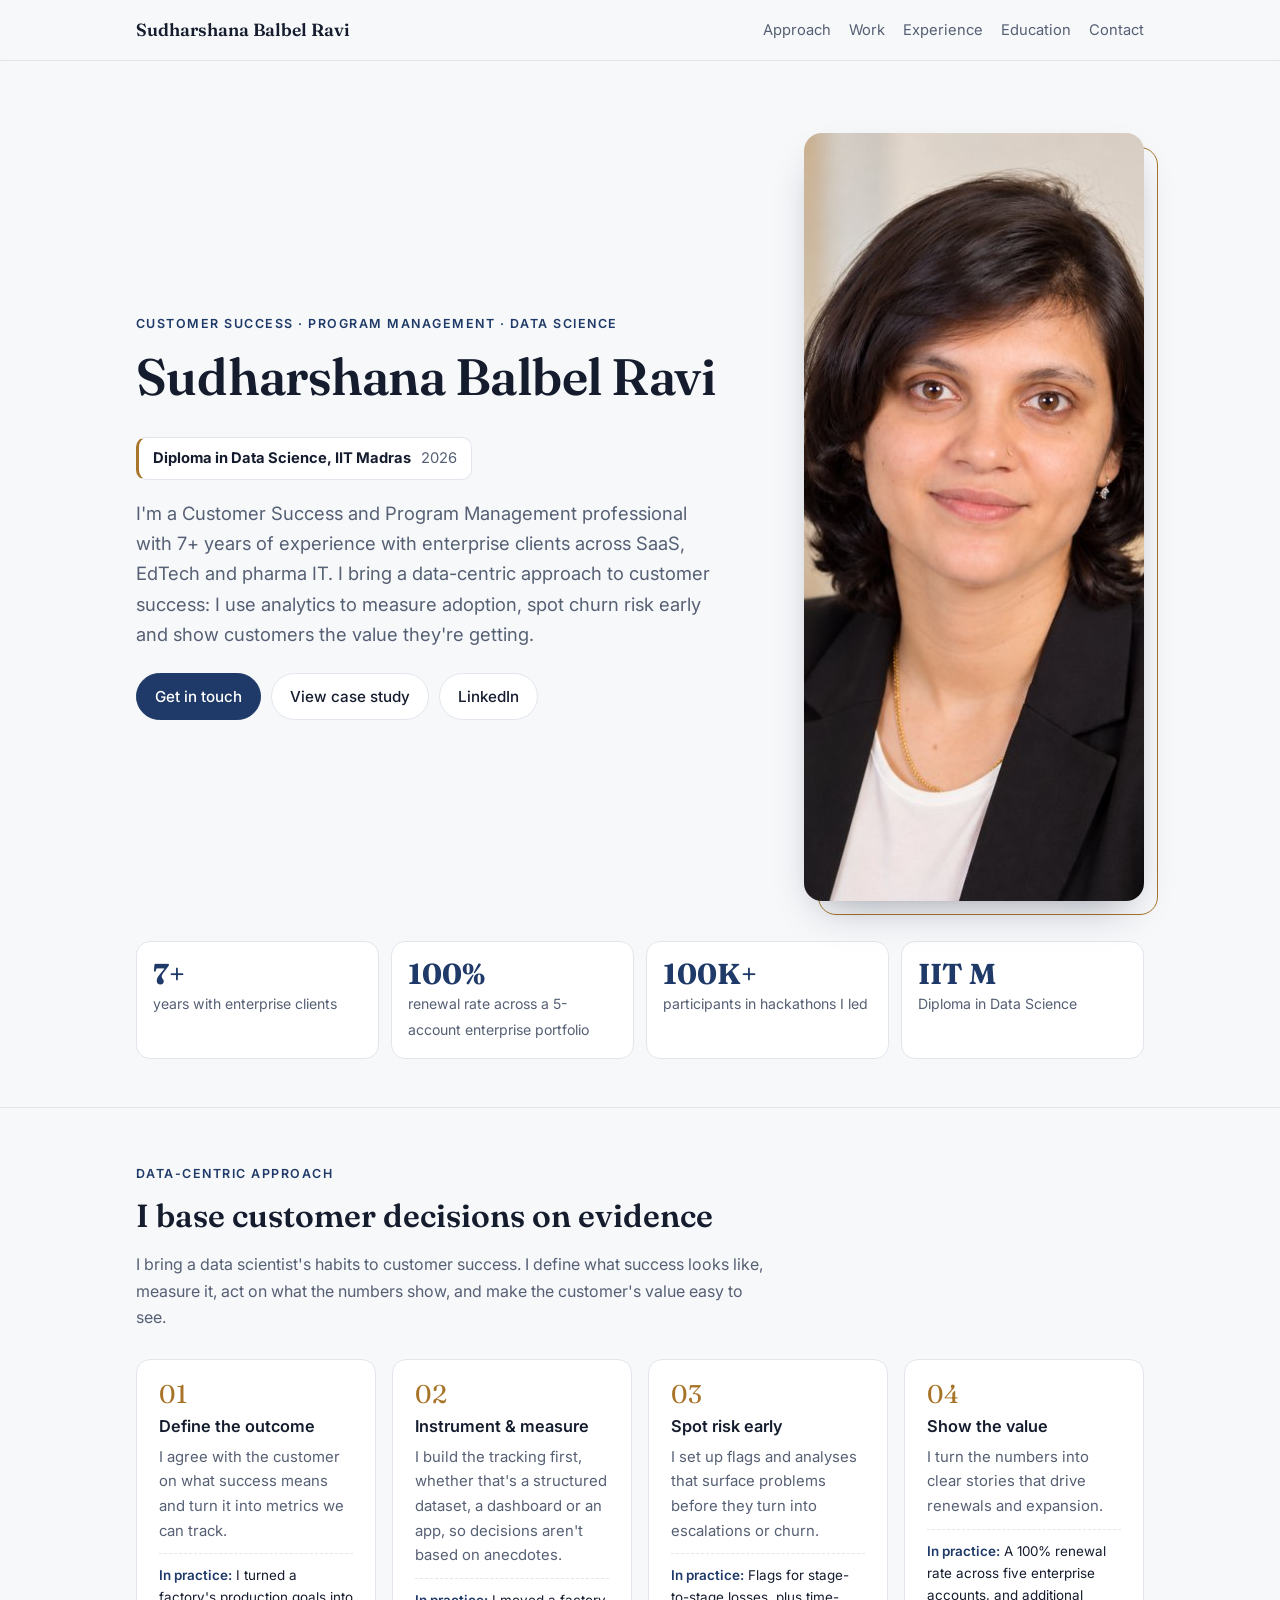
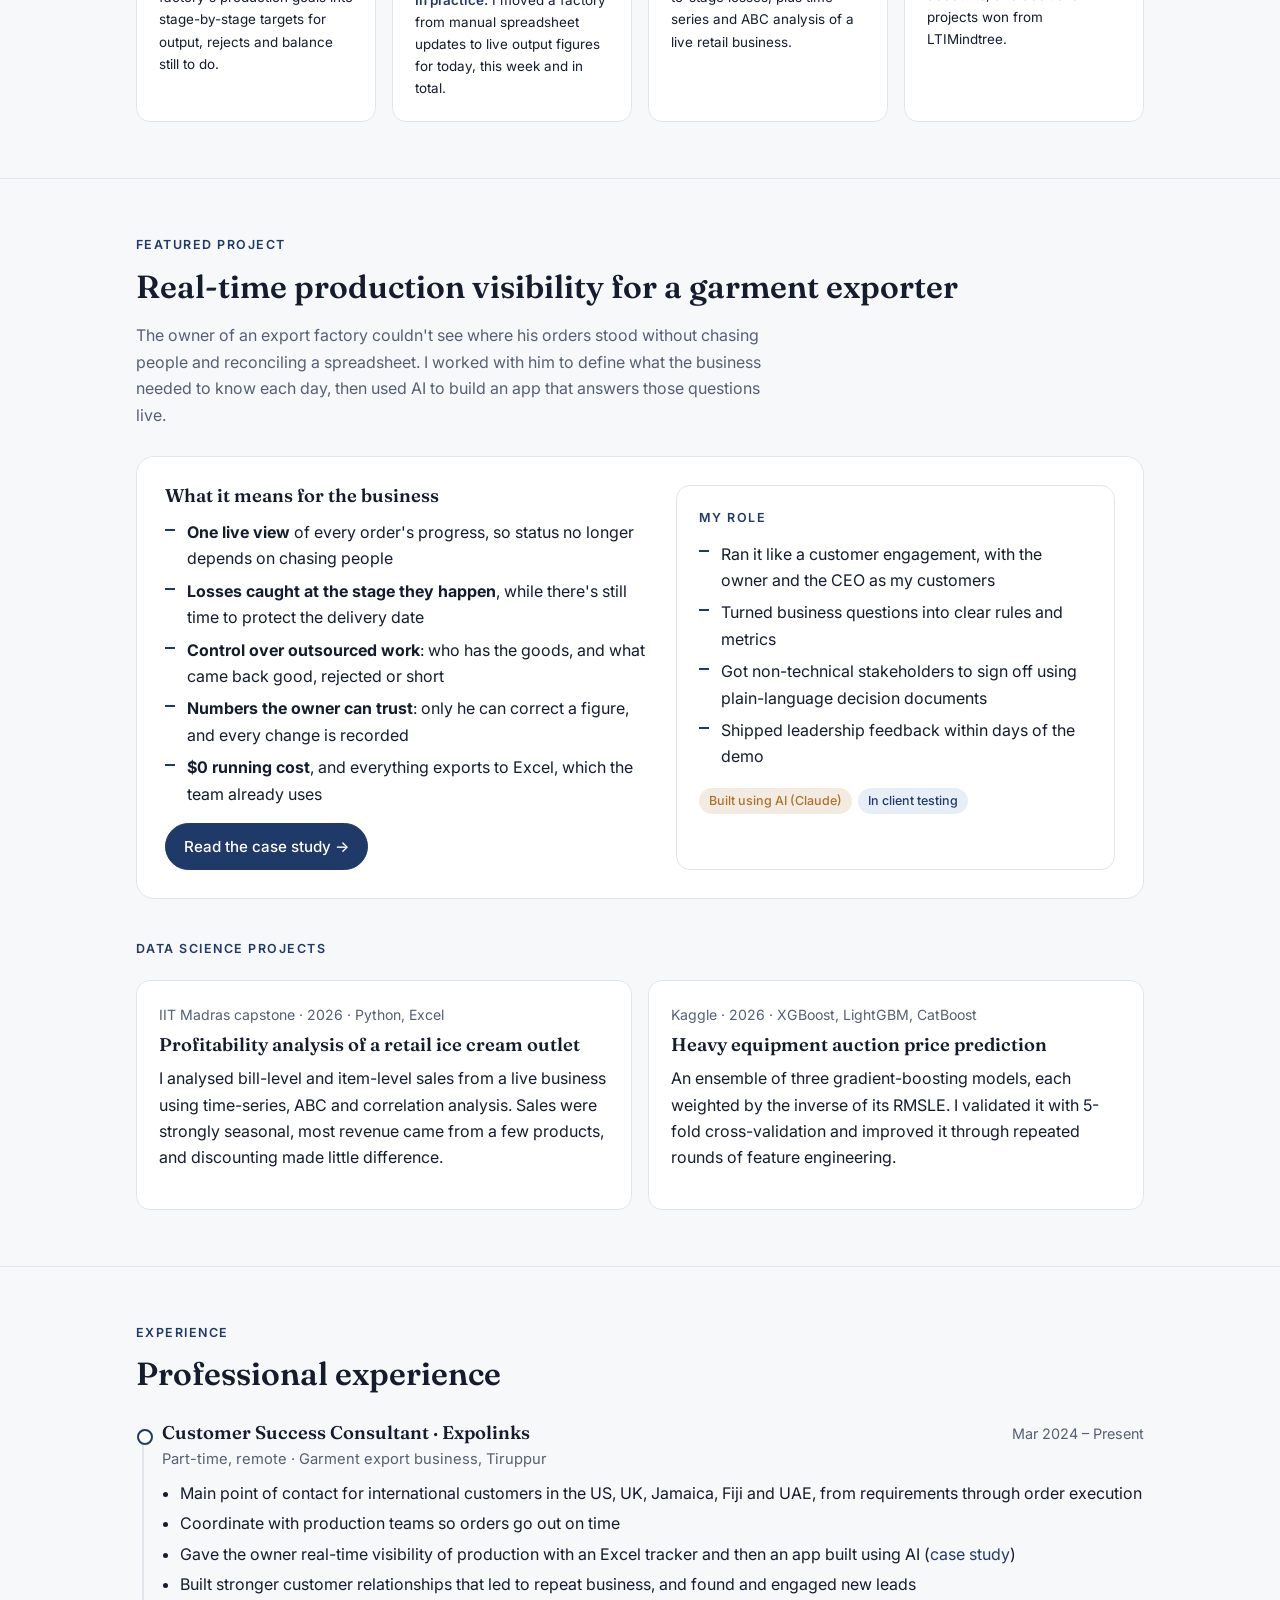
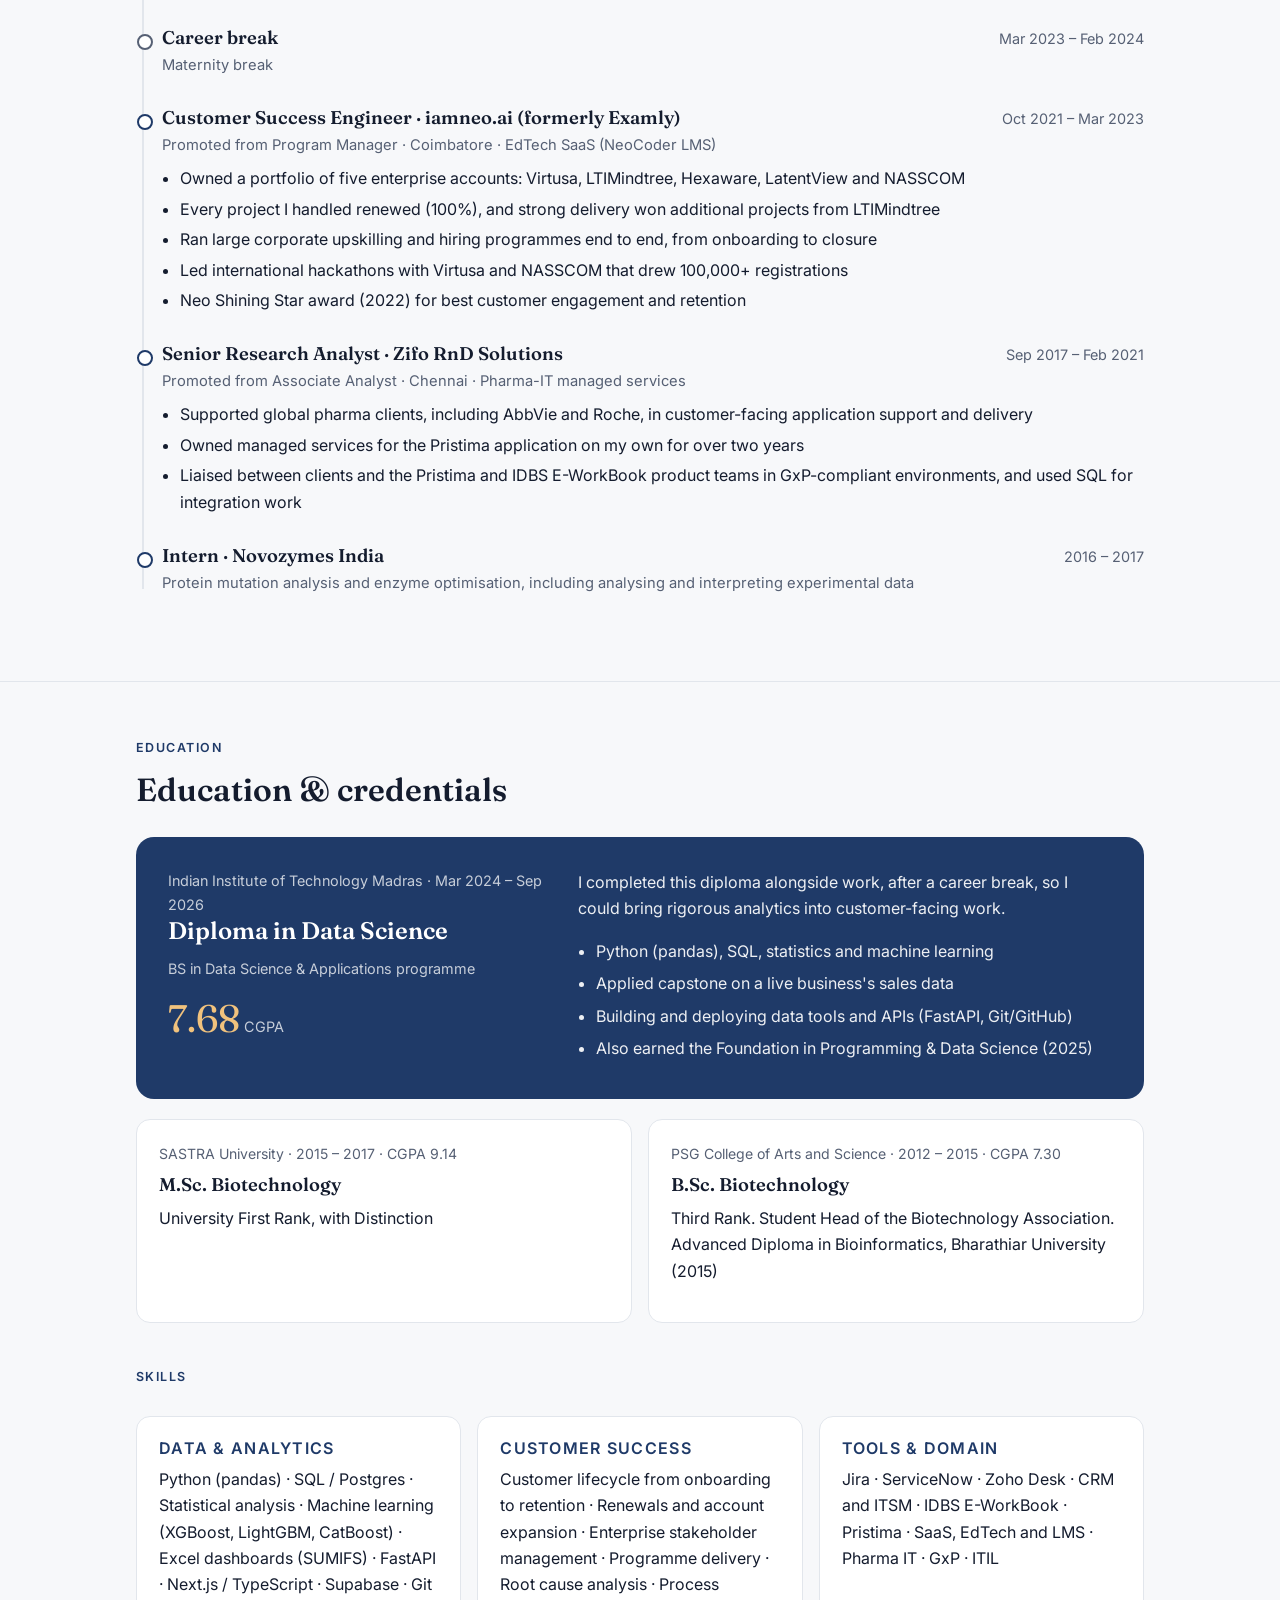
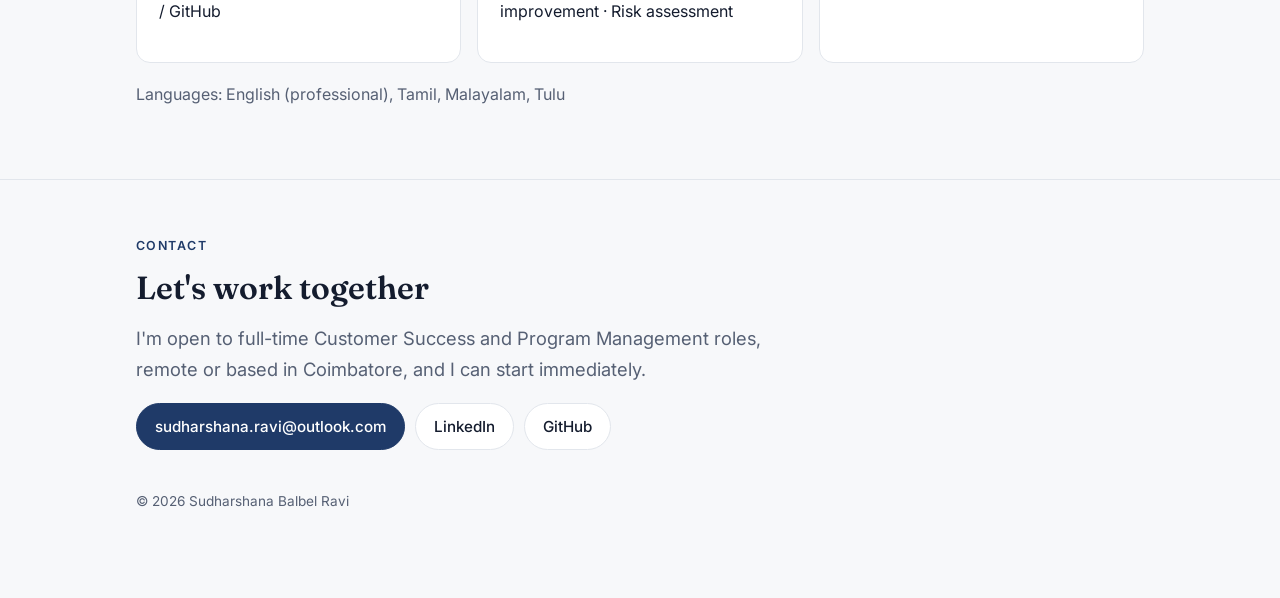
<file: index.html>
<!doctype html>
<html lang="en">
<head>
<meta charset="utf-8">
<meta name="viewport" content="width=device-width, initial-scale=1">
<title>Sudharshana Balbel Ravi</title>
<meta name="description" content="Customer Success and Program Management professional with 7+ years of experience with enterprise clients and a Diploma in Data Science from IIT Madras. I use data to measure adoption, spot risk and show value.">
<meta property="og:title" content="Sudharshana Balbel Ravi | Customer Success & Data Science">
<meta property="og:description" content="7+ years with enterprise clients, Diploma in Data Science (IIT Madras), and a customer success practice driven by data.">
<meta property="og:image" content="https://sudharshanabalbelravu.github.io/photo.jpg">
<link rel="preconnect" href="https://fonts.googleapis.com">
<link rel="preconnect" href="https://fonts.gstatic.com" crossorigin>
<link href="https://fonts.googleapis.com/css2?family=Fraunces:opsz,wght@9..144,600&family=Inter:wght@400;500;600&display=swap" rel="stylesheet">
<link rel="stylesheet" href="style.css?v=3">
</head>
<body>

<nav class="nav">
  <div class="wrap">
    <a class="brand" href="#top">Sudharshana Balbel Ravi</a>
    <ul>
      <li class="hide-sm"><a href="#approach">Approach</a></li>
      <li><a href="#work">Work</a></li>
      <li><a href="#experience">Experience</a></li>
      <li class="hide-sm"><a href="#education">Education</a></li>
      <li><a href="#contact">Contact</a></li>
    </ul>
  </div>
</nav>

<header class="hero" id="top">
  <div class="wrap hero-grid">
    <div>
      <div class="eyebrow">Customer Success · Program Management · Data Science</div>
      <h1>Sudharshana Balbel Ravi</h1>
      <div class="cred"><b>Diploma in Data Science, IIT Madras</b><span>2026</span></div>
      <p class="lede">I'm a Customer Success and Program Management professional with 7+ years of experience with enterprise clients across SaaS, EdTech and pharma IT. I bring a data-centric approach to customer success: I use analytics to measure adoption, spot churn risk early and show customers the value they're getting.</p>
      <div class="btns">
        <a class="btn primary" href="#contact">Get in touch</a>
        <a class="btn" href="production-app.html">View case study</a>
        <a class="btn" href="https://linkedin.com/in/sudharshana-balbel-ravi">LinkedIn</a>
      </div>
    </div>
    <div class="portrait"><img src="photo.jpg" alt="Portrait of Sudharshana Balbel Ravi" width="640" height="768"></div>
  </div>
  <div class="wrap">
    <div class="stats">
      <div class="stat"><b>7+</b><span>years with enterprise clients</span></div>
      <div class="stat"><b>100%</b><span>renewal rate across a 5-account enterprise portfolio</span></div>
      <div class="stat"><b>100K+</b><span>participants in hackathons I led</span></div>
      <div class="stat"><b>IIT M</b><span>Diploma in Data Science</span></div>
    </div>
  </div>
</header>

<section id="approach">
  <div class="wrap">
    <div class="section-head">
      <div class="eyebrow">Data-centric approach</div>
      <h2>I base customer decisions on evidence</h2>
      <p>I bring a data scientist's habits to customer success. I define what success looks like, measure it, act on what the numbers show, and make the customer's value easy to see.</p>
    </div>
    <div class="approach">
      <div class="step">
        <div class="num">01</div>
        <h3>Define the outcome</h3>
        <p>I agree with the customer on what success means and turn it into metrics we can track.</p>
        <p class="proof"><b>In practice:</b> I turned a factory's production goals into stage-by-stage targets for output, rejects and balance still to do.</p>
      </div>
      <div class="step">
        <div class="num">02</div>
        <h3>Instrument &amp; measure</h3>
        <p>I build the tracking first, whether that's a structured dataset, a dashboard or an app, so decisions aren't based on anecdotes.</p>
        <p class="proof"><b>In practice:</b> I moved a factory from manual spreadsheet updates to live output figures for today, this week and in total.</p>
      </div>
      <div class="step">
        <div class="num">03</div>
        <h3>Spot risk early</h3>
        <p>I set up flags and analyses that surface problems before they turn into escalations or churn.</p>
        <p class="proof"><b>In practice:</b> Flags for stage-to-stage losses, plus time-series and ABC analysis of a live retail business.</p>
      </div>
      <div class="step">
        <div class="num">04</div>
        <h3>Show the value</h3>
        <p>I turn the numbers into clear stories that drive renewals and expansion.</p>
        <p class="proof"><b>In practice:</b> A 100% renewal rate across five enterprise accounts, and additional projects won from LTIMindtree.</p>
      </div>
    </div>
  </div>
</section>

<section id="work">
  <div class="wrap">
    <div class="section-head">
      <div class="eyebrow">Featured project</div>
      <h2>Real-time production visibility for a garment exporter</h2>
      <p>The owner of an export factory couldn't see where his orders stood without chasing people and reconciling a spreadsheet. I worked with him to define what the business needed to know each day, then used AI to build an app that answers those questions live.</p>
    </div>
    <div class="feature">
      <div>
        <h3>What it means for the business</h3>
        <ul class="ticks" style="margin-top:12px">
          <li><b>One live view</b> of every order's progress, so status no longer depends on chasing people</li>
          <li><b>Losses caught at the stage they happen</b>, while there's still time to protect the delivery date</li>
          <li><b>Control over outsourced work</b>: who has the goods, and what came back good, rejected or short</li>
          <li><b>Numbers the owner can trust</b>: only he can correct a figure, and every change is recorded</li>
          <li><b>$0 running cost</b>, and everything exports to Excel, which the team already uses</li>
        </ul>
        <a class="btn primary" href="production-app.html">Read the case study →</a>
      </div>
      <div>
        <div class="card" style="height:100%">
          <div class="eyebrow">My role</div>
          <ul class="ticks">
            <li>Ran it like a customer engagement, with the owner and the CEO as my customers</li>
            <li>Turned business questions into clear rules and metrics</li>
            <li>Got non-technical stakeholders to sign off using plain-language decision documents</li>
            <li>Shipped leadership feedback within days of the demo</li>
          </ul>
          <span class="tag warm">Built using AI (Claude)</span><span class="tag">In client testing</span>
        </div>
      </div>
    </div>

    <div class="section-head" style="margin:40px 0 20px"><div class="eyebrow">Data science projects</div></div>
    <div class="cards">
      <div class="card">
        <div class="meta">IIT Madras capstone · 2026 · Python, Excel</div>
        <h3>Profitability analysis of a retail ice cream outlet</h3>
        <p>I analysed bill-level and item-level sales from a live business using time-series, ABC and correlation analysis. Sales were strongly seasonal, most revenue came from a few products, and discounting made little difference.</p>
      </div>
      <div class="card">
        <div class="meta">Kaggle · 2026 · XGBoost, LightGBM, CatBoost</div>
        <h3>Heavy equipment auction price prediction</h3>
        <p>An ensemble of three gradient-boosting models, each weighted by the inverse of its RMSLE. I validated it with 5-fold cross-validation and improved it through repeated rounds of feature engineering.</p>
      </div>
    </div>
  </div>
</section>

<section id="experience">
  <div class="wrap">
    <div class="section-head"><div class="eyebrow">Experience</div><h2>Professional experience</h2></div>
    <div class="tl">
      <div class="tl-item">
        <div class="tl-head"><h3>Customer Success Consultant · Expolinks</h3><span class="tl-date">Mar 2024 – Present</span></div>
        <div class="tl-sub">Part-time, remote · Garment export business, Tiruppur</div>
        <ul>
          <li>Main point of contact for international customers in the US, UK, Jamaica, Fiji and UAE, from requirements through order execution</li>
          <li>Coordinate with production teams so orders go out on time</li>
          <li>Gave the owner real-time visibility of production with an Excel tracker and then an app built using AI (<a href="production-app.html">case study</a>)</li>
          <li>Built stronger customer relationships that led to repeat business, and found and engaged new leads</li>
        </ul>
      </div>
      <div class="tl-item break">
        <div class="tl-head"><h3>Career break</h3><span class="tl-date">Mar 2023 – Feb 2024</span></div>
        <div class="tl-sub">Maternity break</div>
      </div>
      <div class="tl-item">
        <div class="tl-head"><h3>Customer Success Engineer · iamneo.ai (formerly Examly)</h3><span class="tl-date">Oct 2021 – Mar 2023</span></div>
        <div class="tl-sub">Promoted from Program Manager · Coimbatore · EdTech SaaS (NeoCoder LMS)</div>
        <ul>
          <li>Owned a portfolio of five enterprise accounts: Virtusa, LTIMindtree, Hexaware, LatentView and NASSCOM</li>
          <li>Every project I handled renewed (100%), and strong delivery won additional projects from LTIMindtree</li>
          <li>Ran large corporate upskilling and hiring programmes end to end, from onboarding to closure</li>
          <li>Led international hackathons with Virtusa and NASSCOM that drew 100,000+ registrations</li>
          <li>Neo Shining Star award (2022) for best customer engagement and retention</li>
        </ul>
      </div>
      <div class="tl-item">
        <div class="tl-head"><h3>Senior Research Analyst · Zifo RnD Solutions</h3><span class="tl-date">Sep 2017 – Feb 2021</span></div>
        <div class="tl-sub">Promoted from Associate Analyst · Chennai · Pharma-IT managed services</div>
        <ul>
          <li>Supported global pharma clients, including AbbVie and Roche, in customer-facing application support and delivery</li>
          <li>Owned managed services for the Pristima application on my own for over two years</li>
          <li>Liaised between clients and the Pristima and IDBS E-WorkBook product teams in GxP-compliant environments, and used SQL for integration work</li>
        </ul>
      </div>
      <div class="tl-item">
        <div class="tl-head"><h3>Intern · Novozymes India</h3><span class="tl-date">2016 – 2017</span></div>
        <div class="tl-sub">Protein mutation analysis and enzyme optimisation, including analysing and interpreting experimental data</div>
      </div>
    </div>
  </div>
</section>

<section id="education">
  <div class="wrap">
    <div class="section-head"><div class="eyebrow">Education</div><h2>Education &amp; credentials</h2></div>
    <div class="iit">
      <div>
        <div class="meta">Indian Institute of Technology Madras · Mar 2024 – Sep 2026</div>
        <h3>Diploma in Data Science</h3>
        <div class="meta">BS in Data Science &amp; Applications programme</div>
        <div style="margin-top:18px"><span class="big">7.68</span> <span class="meta">CGPA</span></div>
      </div>
      <div>
        <p style="color:rgba(255,255,255,.92)">I completed this diploma alongside work, after a career break, so I could bring rigorous analytics into customer-facing work.</p>
        <ul>
          <li>Python (pandas), SQL, statistics and machine learning</li>
          <li>Applied capstone on a live business's sales data</li>
          <li>Building and deploying data tools and APIs (FastAPI, Git/GitHub)</li>
          <li>Also earned the Foundation in Programming &amp; Data Science (2025)</li>
        </ul>
      </div>
    </div>
    <div class="edu two">
      <div class="card"><div class="meta">SASTRA University · 2015 – 2017 · CGPA 9.14</div><h3>M.Sc. Biotechnology</h3><p>University First Rank, with Distinction</p></div>
      <div class="card"><div class="meta">PSG College of Arts and Science · 2012 – 2015 · CGPA 7.30</div><h3>B.Sc. Biotechnology</h3><p>Third Rank. Student Head of the Biotechnology Association. Advanced Diploma in Bioinformatics, Bharathiar University (2015)</p></div>
    </div>

    <div class="section-head" style="margin-top:44px"><div class="eyebrow">Skills</div></div>
    <div class="skills">
      <div class="card"><h3>Data &amp; analytics</h3><p>Python (pandas) · SQL / Postgres · Statistical analysis · Machine learning (XGBoost, LightGBM, CatBoost) · Excel dashboards (SUMIFS) · FastAPI · Next.js / TypeScript · Supabase · Git / GitHub</p></div>
      <div class="card"><h3>Customer success</h3><p>Customer lifecycle from onboarding to retention · Renewals and account expansion · Enterprise stakeholder management · Programme delivery · Root cause analysis · Process improvement · Risk assessment</p></div>
      <div class="card"><h3>Tools &amp; domain</h3><p>Jira · ServiceNow · Zoho Desk · CRM and ITSM · IDBS E-WorkBook · Pristima · SaaS, EdTech and LMS · Pharma IT · GxP · ITIL</p></div>
    </div>
    <p style="color:var(--muted);margin-top:18px">Languages: English (professional), Tamil, Malayalam, Tulu</p>
  </div>
</section>

<footer id="contact">
  <div class="wrap">
    <div class="eyebrow">Contact</div>
    <h2>Let's work together</h2>
    <p class="lede">I'm open to full-time Customer Success and Program Management roles, remote or based in Coimbatore, and I can start immediately.</p>
    <div class="contact">
      <a class="btn primary" href="mailto:sudharshana.ravi@outlook.com">sudharshana.ravi@outlook.com</a>
      <a class="btn" href="https://linkedin.com/in/sudharshana-balbel-ravi">LinkedIn</a>
      <a class="btn" href="https://github.com/SudharshanaBalbelRavu">GitHub</a>
    </div>
    <p style="color:var(--muted);font-size:.85rem;margin-top:40px">© 2026 Sudharshana Balbel Ravi</p>
  </div>
</footer>
</body>
</html>
</file>
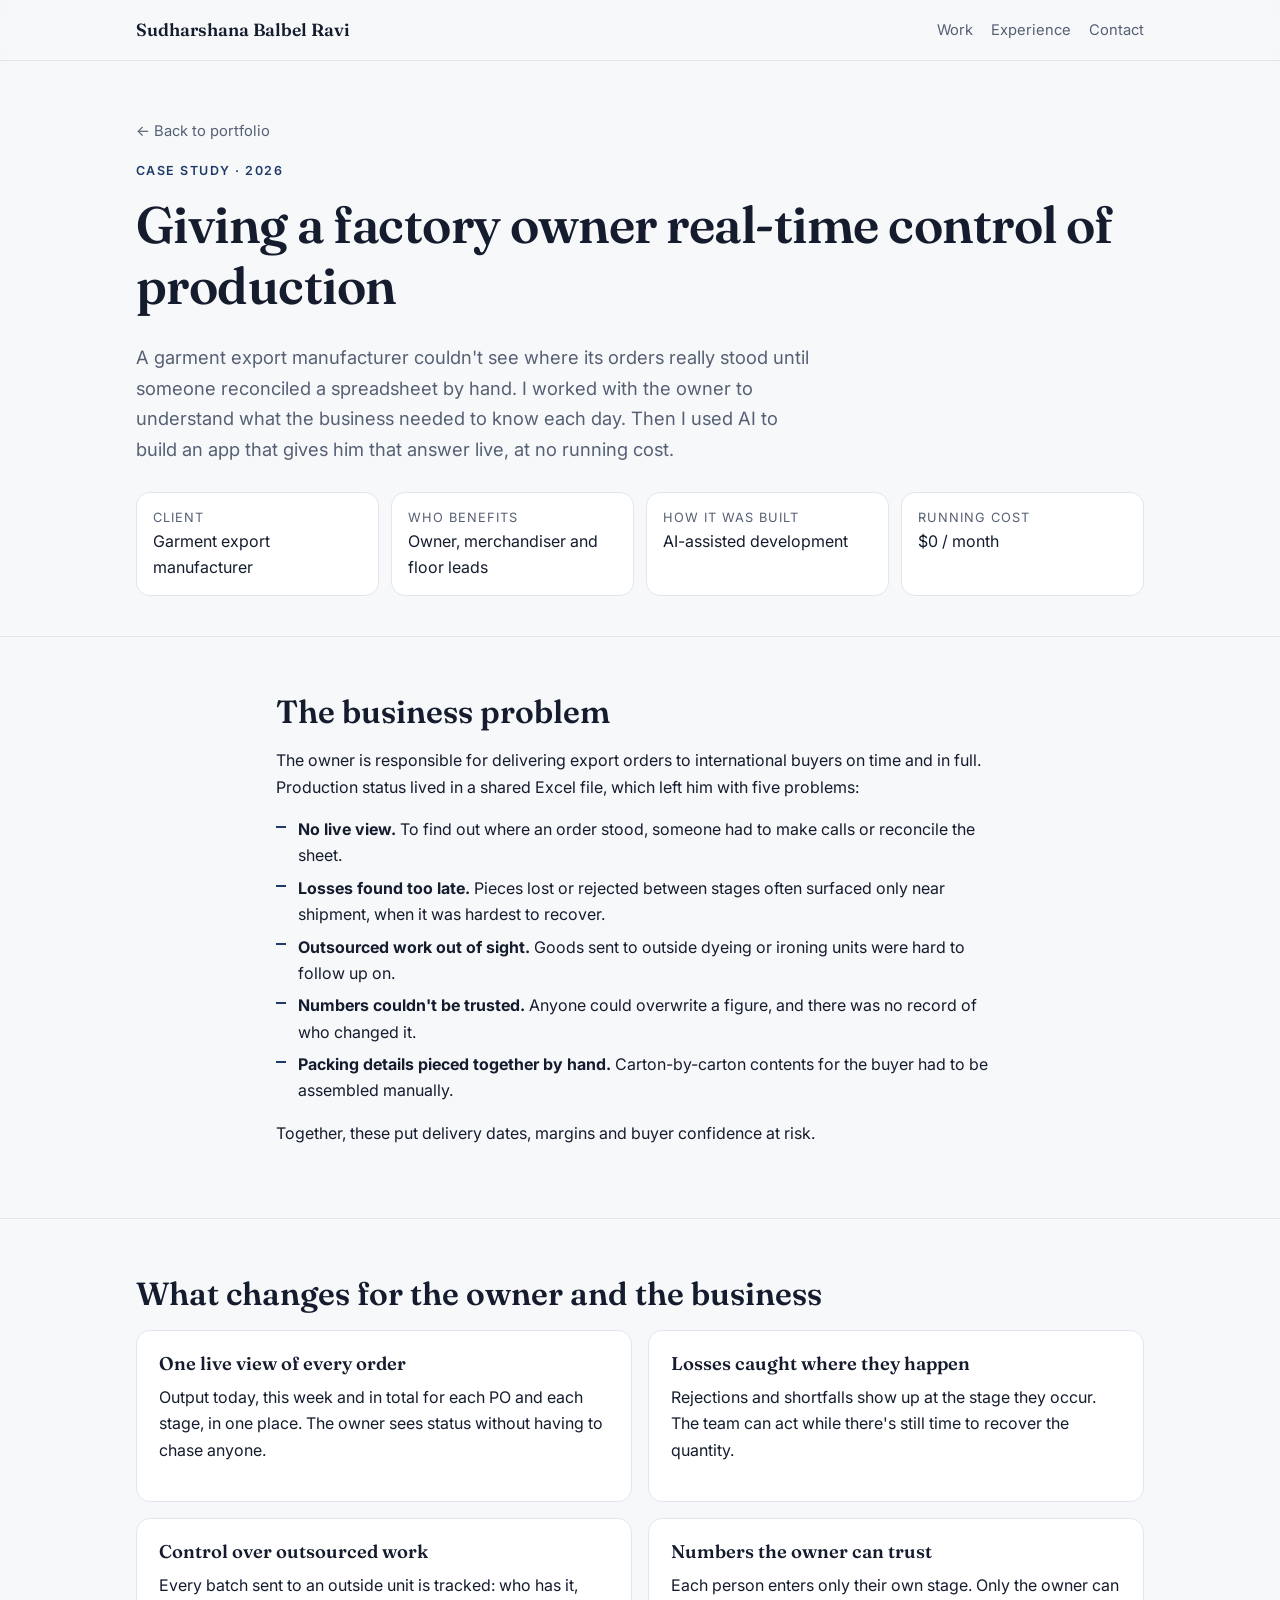
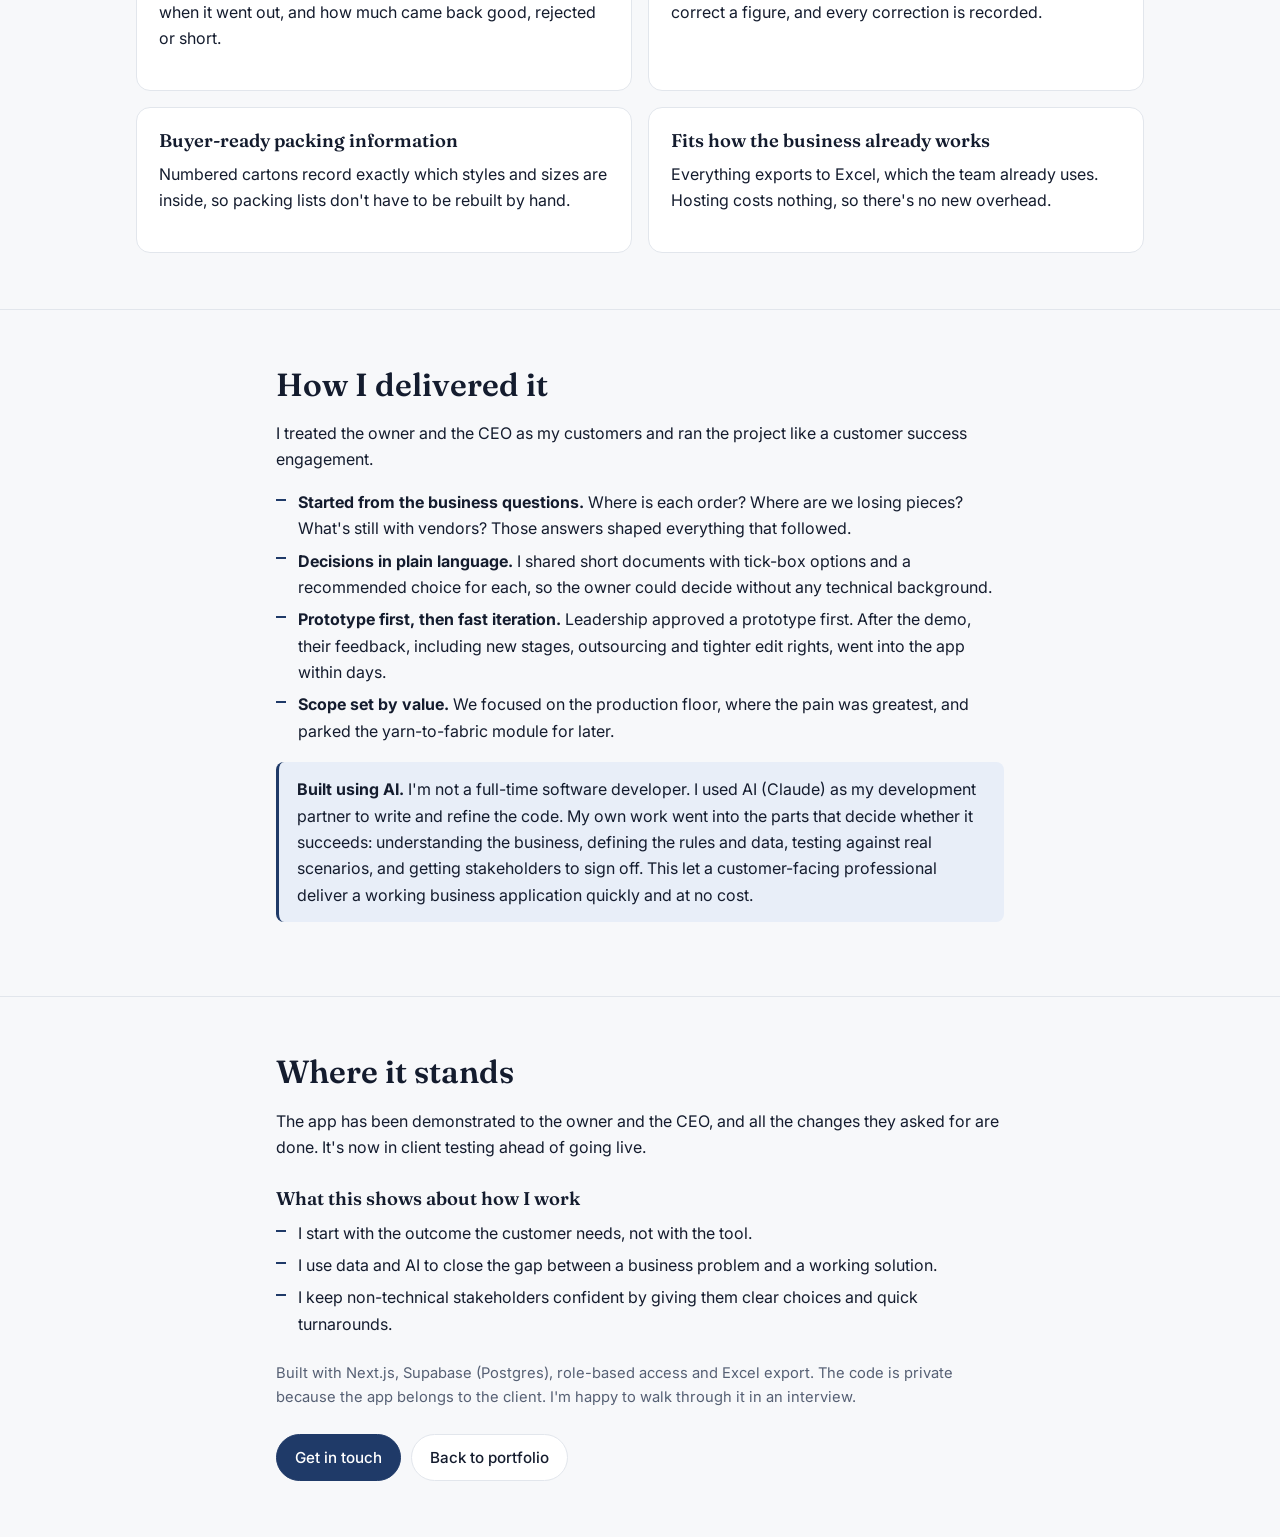
<file: production-app.html>
<!doctype html>
<html lang="en">
<head>
<meta charset="utf-8">
<meta name="viewport" content="width=device-width, initial-scale=1">
<title>Production Visibility Case Study</title>
<meta name="description" content="Case study: giving a garment exporter's owner real-time visibility and control of production, from cutting to packing, with an app built using AI.">
<link rel="preconnect" href="https://fonts.googleapis.com">
<link rel="preconnect" href="https://fonts.gstatic.com" crossorigin>
<link href="https://fonts.googleapis.com/css2?family=Fraunces:opsz,wght@9..144,600&family=Inter:wght@400;500;600&display=swap" rel="stylesheet">
<link rel="stylesheet" href="style.css?v=3">
</head>
<body>

<nav class="nav">
  <div class="wrap">
    <a class="brand" href="index.html">Sudharshana Balbel Ravi</a>
    <ul>
      <li><a href="index.html#work">Work</a></li>
      <li><a href="index.html#experience">Experience</a></li>
      <li><a href="index.html#contact">Contact</a></li>
    </ul>
  </div>
</nav>

<header class="cs-hero">
  <div class="wrap">
    <a class="back" href="index.html#work">← Back to portfolio</a>
    <div class="eyebrow" style="margin-top:18px">Case study · 2026</div>
    <h1>Giving a factory owner real-time control of production</h1>
    <p class="lede">A garment export manufacturer couldn't see where its orders really stood until someone reconciled a spreadsheet by hand. I worked with the owner to understand what the business needed to know each day. Then I used AI to build an app that gives him that answer live, at no running cost.</p>
    <div class="facts">
      <div><small>Client</small>Garment export manufacturer</div>
      <div><small>Who benefits</small>Owner, merchandiser and floor leads</div>
      <div><small>How it was built</small>AI-assisted development</div>
      <div><small>Running cost</small>$0 / month</div>
    </div>
  </div>
</header>

<section>
  <div class="wrap prose">
    <h2>The business problem</h2>
    <p>The owner is responsible for delivering export orders to international buyers on time and in full. Production status lived in a shared Excel file, which left him with five problems:</p>
    <ul class="ticks">
      <li><b>No live view.</b> To find out where an order stood, someone had to make calls or reconcile the sheet.</li>
      <li><b>Losses found too late.</b> Pieces lost or rejected between stages often surfaced only near shipment, when it was hardest to recover.</li>
      <li><b>Outsourced work out of sight.</b> Goods sent to outside dyeing or ironing units were hard to follow up on.</li>
      <li><b>Numbers couldn't be trusted.</b> Anyone could overwrite a figure, and there was no record of who changed it.</li>
      <li><b>Packing details pieced together by hand.</b> Carton-by-carton contents for the buyer had to be assembled manually.</li>
    </ul>
    <p>Together, these put delivery dates, margins and buyer confidence at risk.</p>
  </div>
</section>

<section>
  <div class="wrap">
    <div class="prose">
      <h2>What changes for the owner and the business</h2>
    </div>
    <div class="cards">
      <div class="card"><h3>One live view of every order</h3><p>Output today, this week and in total for each PO and each stage, in one place. The owner sees status without having to chase anyone.</p></div>
      <div class="card"><h3>Losses caught where they happen</h3><p>Rejections and shortfalls show up at the stage they occur. The team can act while there's still time to recover the quantity.</p></div>
      <div class="card"><h3>Control over outsourced work</h3><p>Every batch sent to an outside unit is tracked: who has it, when it went out, and how much came back good, rejected or short.</p></div>
      <div class="card"><h3>Numbers the owner can trust</h3><p>Each person enters only their own stage. Only the owner can correct a figure, and every correction is recorded.</p></div>
      <div class="card"><h3>Buyer-ready packing information</h3><p>Numbered cartons record exactly which styles and sizes are inside, so packing lists don't have to be rebuilt by hand.</p></div>
      <div class="card"><h3>Fits how the business already works</h3><p>Everything exports to Excel, which the team already uses. Hosting costs nothing, so there's no new overhead.</p></div>
    </div>
  </div>
</section>

<section>
  <div class="wrap prose">
    <h2>How I delivered it</h2>
    <p>I treated the owner and the CEO as my customers and ran the project like a customer success engagement.</p>
    <ul class="ticks">
      <li><b>Started from the business questions.</b> Where is each order? Where are we losing pieces? What's still with vendors? Those answers shaped everything that followed.</li>
      <li><b>Decisions in plain language.</b> I shared short documents with tick-box options and a recommended choice for each, so the owner could decide without any technical background.</li>
      <li><b>Prototype first, then fast iteration.</b> Leadership approved a prototype first. After the demo, their feedback, including new stages, outsourcing and tighter edit rights, went into the app within days.</li>
      <li><b>Scope set by value.</b> We focused on the production floor, where the pain was greatest, and parked the yarn-to-fabric module for later.</li>
    </ul>
    <div class="callout"><b>Built using AI.</b> I'm not a full-time software developer. I used AI (Claude) as my development partner to write and refine the code. My own work went into the parts that decide whether it succeeds: understanding the business, defining the rules and data, testing against real scenarios, and getting stakeholders to sign off. This let a customer-facing professional deliver a working business application quickly and at no cost.</div>
  </div>
</section>

<section>
  <div class="wrap prose">
    <h2>Where it stands</h2>
    <p>The app has been demonstrated to the owner and the CEO, and all the changes they asked for are done. It's now in client testing ahead of going live.</p>
    <h3 style="margin-top:28px">What this shows about how I work</h3>
    <ul class="ticks">
      <li>I start with the outcome the customer needs, not with the tool.</li>
      <li>I use data and AI to close the gap between a business problem and a working solution.</li>
      <li>I keep non-technical stakeholders confident by giving them clear choices and quick turnarounds.</li>
    </ul>
    <p style="margin-top:24px;color:var(--muted);font-size:.92rem">Built with Next.js, Supabase (Postgres), role-based access and Excel export. The code is private because the app belongs to the client. I'm happy to walk through it in an interview.</p>
    <div class="btns"><a class="btn primary" href="mailto:sudharshana.ravi@outlook.com">Get in touch</a><a class="btn" href="index.html">Back to portfolio</a></div>
  </div>
</section>

</body>
</html>
</file>
<file: style.css>
:root {
  --bg: #f7f8fa;
  --surface: #ffffff;
  --ink: #141c2e;
  --muted: #566074;
  --line: #e2e6ec;
  --accent: #1f3a68;
  --accent-soft: #e8eef8;
  --warm: #a8742a;
  --radius: 14px;
  --max: 1040px;
}
@media (prefers-color-scheme: dark) {
  :root:not([data-theme="light"]) {
    --bg: #0f141d; --surface: #171e2a; --ink: #e8ebf0; --muted: #a0a9b8;
    --line: #29313f; --accent: #8fb0e8; --accent-soft: #1c2a42; --warm: #d9a65a;
  }
}
* { box-sizing: border-box; }
html { scroll-behavior: smooth; }
body {
  margin: 0; background: var(--bg); color: var(--ink);
  font: 16px/1.65 "Inter", system-ui, -apple-system, "Segoe UI", sans-serif;
}
a { color: var(--accent); text-decoration: none; }
a:hover { text-decoration: underline; }
.wrap { max-width: var(--max); margin: 0 auto; padding: 0 16px; }
h1, h2, h3 { font-family: "Fraunces", Georgia, serif; line-height: 1.2; margin: 0 0 .5em; font-weight: 600; }
h1 { font-size: clamp(2.1rem, 5vw, 3.2rem); letter-spacing: -.01em; }
h2 { font-size: clamp(1.5rem, 3vw, 2rem); }
h3 { font-size: 1.15rem; }
p { margin: 0 0 1em; }

/* nav */
.nav { position: sticky; top: 0; z-index: 10; background: color-mix(in srgb, var(--bg) 88%, transparent); backdrop-filter: blur(8px); border-bottom: 1px solid var(--line); }
.nav .wrap { display: flex; align-items: center; justify-content: space-between; height: 60px; gap: 12px; }
.brand { font-family: "Fraunces", Georgia, serif; font-weight: 600; color: var(--ink); font-size: 1.1rem; }
.nav ul { display: flex; gap: 18px; list-style: none; margin: 0; padding: 0; font-size: .92rem; }
.nav ul a { color: var(--muted); }
@media (max-width: 640px) { .nav ul li.hide-sm { display: none; } .nav ul { gap: 12px; } }

/* hero */
.hero { padding: 72px 0 48px; }
.eyebrow { text-transform: uppercase; letter-spacing: .12em; font-size: .78rem; color: var(--accent); font-weight: 600; margin-bottom: 12px; }
.lede { font-size: 1.15rem; color: var(--muted); max-width: 680px; }
.btns { display: flex; flex-wrap: wrap; gap: 10px; margin-top: 24px; }
.btn { display: inline-block; padding: 10px 18px; border-radius: 999px; border: 1px solid var(--line); color: var(--ink); background: var(--surface); font-weight: 500; font-size: .95rem; }
.btn.primary { background: var(--accent); color: #fff; border-color: var(--accent); }
.btn:hover { text-decoration: none; filter: brightness(1.05); }

.stats { display: grid; grid-template-columns: repeat(4, 1fr); gap: 12px; margin-top: 40px; }
.stat { background: var(--surface); border: 1px solid var(--line); border-radius: var(--radius); padding: 16px; }
.stat b { display: block; font-family: "Fraunces", Georgia, serif; font-size: 1.8rem; color: var(--accent); line-height: 1.1; }
.stat span { color: var(--muted); font-size: .88rem; }
@media (max-width: 720px) { .stats { grid-template-columns: repeat(2, 1fr); } }

section { padding: 56px 0; border-top: 1px solid var(--line); }
.section-head { margin-bottom: 28px; }
.section-head p { color: var(--muted); max-width: 640px; }

/* featured project */
.feature { display: grid; grid-template-columns: 1.1fr 1fr; gap: 28px; background: var(--surface); border: 1px solid var(--line); border-radius: 18px; padding: 28px; }
@media (max-width: 820px) { .feature { grid-template-columns: 1fr; } }
.tag { display: inline-block; font-size: .78rem; padding: 3px 10px; border-radius: 999px; background: var(--accent-soft); color: var(--accent); margin: 0 6px 6px 0; font-weight: 500; }
.tag.warm { background: color-mix(in srgb, var(--warm) 14%, transparent); color: var(--warm); }
ul.ticks { list-style: none; padding: 0; margin: 0 0 1em; }
ul.ticks li { padding-left: 22px; position: relative; margin-bottom: 6px; }
ul.ticks li::before { content: ""; position: absolute; left: 0; top: .62em; width: 10px; height: 2px; background: var(--accent); }

.cards { display: grid; grid-template-columns: repeat(2, 1fr); gap: 16px; }
@media (max-width: 720px) { .cards { grid-template-columns: 1fr; } }
.card { background: var(--surface); border: 1px solid var(--line); border-radius: var(--radius); padding: 22px; }
.card .meta { color: var(--muted); font-size: .88rem; margin-bottom: 8px; }

/* timeline */
.tl { position: relative; padding-left: 26px; }
.tl::before { content: ""; position: absolute; left: 6px; top: 6px; bottom: 6px; width: 2px; background: var(--line); }
.tl-item { position: relative; margin-bottom: 30px; }
.tl-item::before { content: ""; position: absolute; left: -25px; top: 7px; width: 12px; height: 12px; border-radius: 50%; background: var(--surface); border: 2px solid var(--accent); }
.tl-item.break::before { border-color: var(--muted); }
.tl-head { display: flex; flex-wrap: wrap; justify-content: space-between; gap: 4px 16px; }
.tl-head h3 { margin: 0; }
.tl-date { color: var(--muted); font-size: .9rem; white-space: nowrap; }
.tl-sub { color: var(--muted); font-size: .92rem; margin: 2px 0 8px; }
.tl-item ul { margin: 0; padding-left: 18px; }
.tl-item li { margin-bottom: 4px; }

.skills { display: grid; grid-template-columns: repeat(3, 1fr); gap: 16px; }
@media (max-width: 820px) { .skills { grid-template-columns: 1fr; } }
.skills .card h3 { font-size: 1rem; font-family: inherit; text-transform: uppercase; letter-spacing: .08em; color: var(--accent); }

.edu { display: grid; grid-template-columns: repeat(3, 1fr); gap: 16px; }
@media (max-width: 820px) { .edu { grid-template-columns: 1fr; } }

footer { padding: 56px 0 72px; border-top: 1px solid var(--line); }
.contact { display: flex; flex-wrap: wrap; gap: 10px; }

/* case study */
.cs-hero { padding: 56px 0 32px; }
.back { font-size: .92rem; color: var(--muted); }
.facts { display: grid; grid-template-columns: repeat(4, 1fr); gap: 12px; margin: 28px 0 8px; }
.facts div { background: var(--surface); border: 1px solid var(--line); border-radius: var(--radius); padding: 14px 16px; }
.facts small { display: block; color: var(--muted); font-size: .8rem; text-transform: uppercase; letter-spacing: .08em; }
@media (max-width: 720px) { .facts { grid-template-columns: repeat(2, 1fr); } }
.prose { max-width: 760px; }
.flow { overflow-x: auto; background: var(--surface); border: 1px solid var(--line); border-radius: var(--radius); padding: 18px; margin: 18px 0; }
.flow svg { display: block; min-width: 640px; width: 100%; height: auto; }
.flow svg .box { fill: var(--accent-soft); stroke: var(--accent); }
.flow svg .box.out { fill: color-mix(in srgb, var(--warm) 12%, var(--surface)); stroke: var(--warm); }
.flow svg text { fill: var(--ink); font: 500 13px system-ui, sans-serif; }
.flow svg .lbl { fill: var(--muted); font-size: 11px; }
.flow svg .arrow { stroke: var(--muted); stroke-width: 1.5; fill: none; }
table { width: 100%; border-collapse: collapse; font-size: .93rem; margin: 12px 0 20px; }
th, td { text-align: left; padding: 9px 10px; border-bottom: 1px solid var(--line); vertical-align: top; }
th { font-weight: 600; color: var(--muted); font-size: .8rem; text-transform: uppercase; letter-spacing: .06em; }
.table-wrap { overflow-x: auto; }
.callout { background: var(--accent-soft); border-left: 3px solid var(--accent); padding: 14px 18px; border-radius: 8px; margin: 18px 0; }
.flow svg.compact { min-width: 0; max-width: 420px; margin: 0 auto; }

/* hero with photo */
.hero-grid { display: grid; grid-template-columns: 1.55fr 1fr; gap: 48px; align-items: center; }
.portrait { position: relative; justify-self: end; width: 100%; max-width: 340px; }
.portrait img { display: block; width: 100%; aspect-ratio: 5/6; object-fit: cover; border-radius: 18px; box-shadow: 0 18px 40px -18px rgba(20,28,46,.45); }
.portrait::before { content: ""; position: absolute; inset: 14px -14px -14px 14px; border: 1.5px solid var(--warm); border-radius: 18px; z-index: -1; }
@media (max-width: 820px) { .hero-grid { grid-template-columns: 1fr; gap: 28px; } .portrait { order: -1; justify-self: start; max-width: 220px; } }
.cred { display: inline-flex; align-items: center; gap: 10px; background: var(--surface); border: 1px solid var(--line); border-left: 3px solid var(--warm); border-radius: 10px; padding: 8px 14px; margin: 4px 0 18px; font-size: .92rem; }
.cred b { color: var(--ink); }
.cred span { color: var(--muted); }
.btn.primary { color: #fff; }
@media (prefers-color-scheme: dark) { :root:not([data-theme="light"]) .btn.primary { color: #0f141d; } }

/* data approach */
.approach { display: grid; grid-template-columns: repeat(4, 1fr); gap: 16px; }
@media (max-width: 900px) { .approach { grid-template-columns: repeat(2, 1fr); } }
@media (max-width: 560px) { .approach { grid-template-columns: 1fr; } }
.step { background: var(--surface); border: 1px solid var(--line); border-radius: var(--radius); padding: 22px; position: relative; }
.step .num { font-family: "Fraunces", Georgia, serif; font-size: 1.6rem; color: var(--warm); line-height: 1; margin-bottom: 10px; }
.step h3 { font-family: inherit; font-size: 1.02rem; }
.step p { color: var(--muted); font-size: .93rem; margin: 0 0 10px; }
.step .proof { font-size: .84rem; color: var(--ink); border-top: 1px dashed var(--line); padding-top: 10px; margin: 0; }
.step .proof b { color: var(--accent); font-weight: 600; }

/* IIT feature */
.iit { display: grid; grid-template-columns: 1fr 1.4fr; gap: 28px; background: var(--accent); color: #fff; border-radius: 18px; padding: 32px; margin-bottom: 20px; }
.iit h3 { font-size: 1.5rem; color: #fff; }
.iit .meta { color: rgba(255,255,255,.75); font-size: .9rem; }
.iit ul { margin: 0; padding-left: 18px; color: rgba(255,255,255,.92); }
.iit li { margin-bottom: 6px; }
.iit .big { font-family: "Fraunces", Georgia, serif; font-size: 2.4rem; line-height: 1; color: #f1c27d; }
@media (prefers-color-scheme: dark) { :root:not([data-theme="light"]) .iit { background: #1c2a42; } }
@media (max-width: 760px) { .iit { grid-template-columns: 1fr; padding: 24px; } }
.edu.two { grid-template-columns: repeat(2, 1fr); }
@media (max-width: 760px) { .edu.two { grid-template-columns: 1fr; } }
</file>
